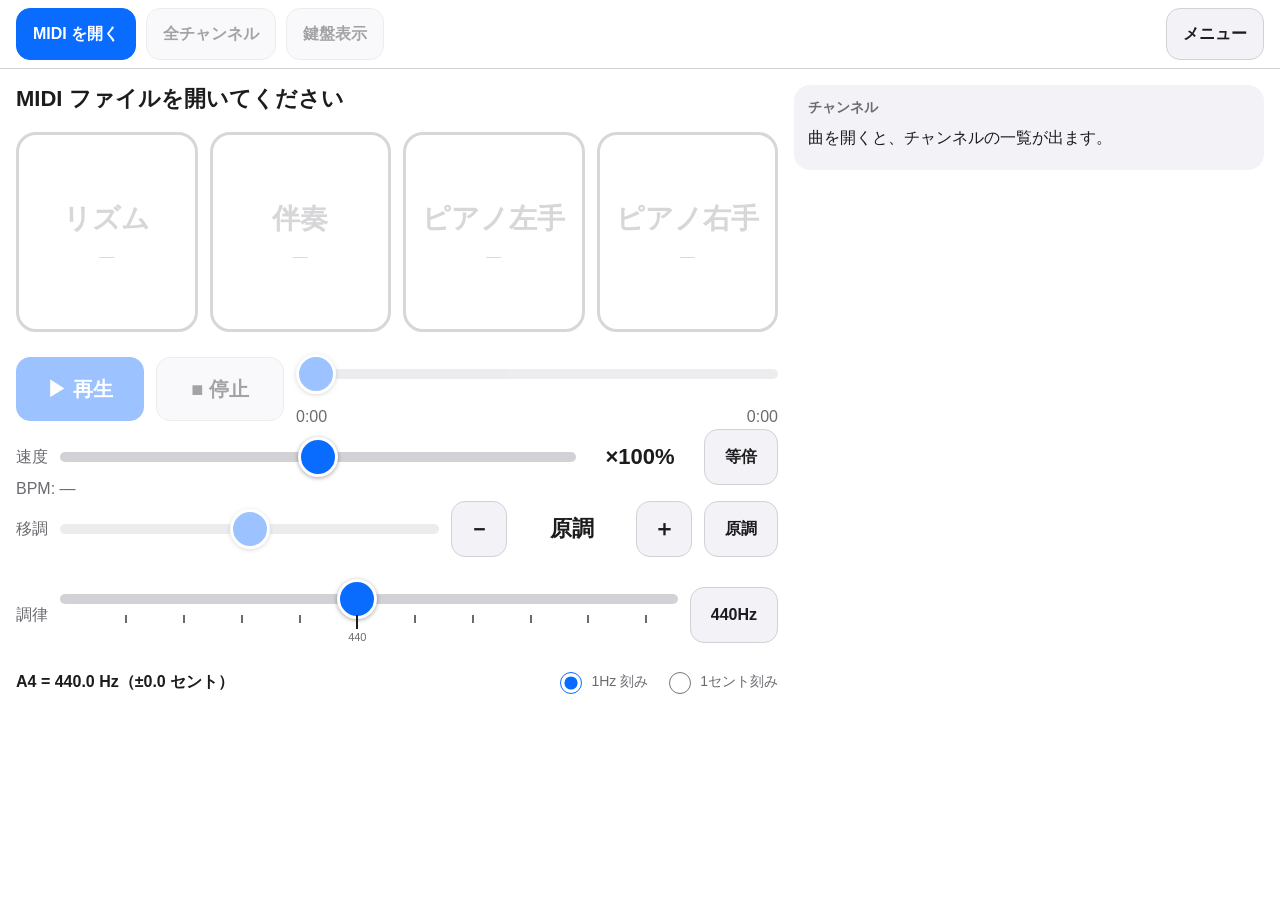
<file: index.html>
<!doctype html>
<html lang="ja">
<head>
  <meta charset="utf-8" />
  <meta name="viewport" content="width=device-width, initial-scale=1, viewport-fit=cover" />
  <title>マイナスワン MIDIプレイヤー</title>
  <meta name="description" content="MIDI を再生しながら、パートをワンタッチで切り替える、ピアノ練習用のプレイヤー" />
  <link rel="manifest" href="./manifest.webmanifest" />
  <link rel="icon" type="image/png" sizes="32x32" href="./favicon-32.png" />
  <link rel="apple-touch-icon" href="./apple-touch-icon.png" />
  <meta name="theme-color" content="#ffffff" media="(prefers-color-scheme: light)" />
  <meta name="theme-color" content="#000000" media="(prefers-color-scheme: dark)" />
  <meta name="mobile-web-app-capable" content="yes" />
  <meta name="apple-mobile-web-app-capable" content="yes" />
  <meta name="apple-mobile-web-app-title" content="マイナスワン" />
  <meta name="apple-mobile-web-app-status-bar-style" content="default" />
  <script type="module" crossorigin src="./assets/main-BySEtBT7.js"></script>
  <link rel="modulepreload" crossorigin href="./assets/spessasynth_processor.min-CDgYhvzD.js">
  <link rel="stylesheet" crossorigin href="./assets/main-Ac1TJIMD.css">
</head>
<body>
  <aside id="install-hint" class="hint" hidden>
    <p>
      <strong>ホーム画面に追加して使う</strong><br />
      共有ボタン（□に↑）→「ホーム画面に追加」。全画面で使えて、保存した音源も消えにくくなります。
    </p>
    <button id="btn-hint-close" type="button" class="tbtn">閉じる</button>
  </aside>

  <header class="toolbar">
    <label class="tbtn primary" for="midi-file">MIDI を開く</label>
    <input type="file" id="midi-file" class="visually-hidden" accept=".mid,.midi" multiple />
    <button id="btn-prev" type="button" class="tbtn" hidden aria-label="前の曲">◀ 前の曲</button>
    <button id="btn-next" type="button" class="tbtn" hidden aria-label="次の曲">次の曲 ▶</button>
    <button id="btn-repeat" type="button" class="tbtn" hidden aria-pressed="false">全曲リピート</button>
    <button id="btn-all" type="button" class="tbtn" disabled>全チャンネル</button>
    <button id="btn-unsolo" type="button" class="tbtn" hidden>ソロ解除</button>
    <button id="btn-viz" type="button" class="tbtn" aria-pressed="false" disabled>鍵盤表示</button>
    <span class="spacer"></span>
    <button id="btn-viz-settings" type="button" class="tbtn viz-only" hidden aria-haspopup="dialog">表示設定</button>
    <button id="btn-menu" type="button" class="tbtn" aria-haspopup="dialog">メニュー</button>
  </header>

  <main class="layout">
    <section class="player" aria-label="再生">
      <div class="songline">
        <span id="song-index" class="song-index"></span>
        <h1 id="song-name" class="song-name">MIDI ファイルを開いてください</h1>
        <span id="song-title" class="song-title"></span>
        <span id="song-meta" class="song-meta"></span>
        <span id="song-bpm" class="song-bpm" hidden></span>
      </div>

      <div id="viz" class="viz" hidden>
        <canvas id="viz-canvas" aria-label="鍵盤とパッドの表示"></canvas>
      </div>

      <div id="groups" class="groups" role="group" aria-label="パート"></div>

      <div class="controls">
      <div class="transport">
        <button id="btn-play" type="button" class="btn primary" disabled>▶ 再生</button>
        <button id="btn-stop" type="button" class="btn" disabled>■ 停止</button>
        <div class="seek">
          <input type="range" id="seek" min="0" max="1000" step="1" value="0" disabled aria-label="再生位置" />
          <div class="time"><span id="time-now">0:00</span><span id="time-total">0:00</span></div>
        </div>
      </div>

      <div class="speedbox">
        <span class="label">速度</span>
        <input type="range" id="speed" min="-34" max="34" step="1" value="0" aria-label="速度" />
        <output id="speed-label" for="speed">×100%</output>
        <button id="btn-speed-reset" type="button" class="btn">等倍</button>
      </div>
      <p id="bpm" class="bpm">BPM: —</p>

      <div class="speedbox transpose-row">
        <span class="label">移調</span>
        <input type="range" id="transpose" min="-12" max="12" step="1" value="0" aria-label="移調（半音）" />
        <div class="stepper">
          <button id="btn-transpose-down" type="button" class="btn step" aria-label="半音下げる">－</button>
          <output id="transpose-label" for="transpose">原調</output>
          <button id="btn-transpose-up" type="button" class="btn step" aria-label="半音上げる">＋</button>
        </div>
        <button id="btn-transpose-reset" type="button" class="btn">原調</button>
      </div>

      </div>

      <div class="tuning">
        <div class="speedbox tuning-row">
          <span class="label">調律</span>
          <div class="slider-ticks">
            <input type="range" id="tuning" min="-24" max="26" step="1" value="0" aria-label="調律（A4 の周波数）" />
            <div id="tuning-ticks" class="ticks" aria-hidden="true"></div>
          </div>
          <button id="btn-tuning-reset" type="button" class="btn">440Hz</button>
        </div>
        <div class="tuning-meta">
          <output id="tuning-text" for="tuning">A4 = 440.0 Hz（±0.0 セント）</output>
          <span class="unit" role="radiogroup" aria-label="調律の刻み">
            <label><input type="radio" name="tuning-unit" value="Hz" checked /> 1Hz 刻み</label>
            <label><input type="radio" name="tuning-unit" value="Cents" /> 1セント刻み</label>
          </span>
        </div>
      </div>

      <p id="message" class="message" role="status" aria-live="polite"></p>
    </section>

    <div class="side">
      <section id="playlist-panel" class="channels-panel playlist-panel" aria-labelledby="h-playlist" hidden>
        <h2 id="h-playlist">曲の一覧<span id="playlist-count"></span></h2>
        <ol id="playlist" class="playlist"></ol>
      </section>

      <section class="channels-panel" aria-labelledby="h-channels">
        <h2 id="h-channels">チャンネル</h2>
        <div id="channels" class="channels"><p class="status">曲を開くと、チャンネルの一覧が出ます。</p></div>
      </section>
    </div>
  </main>

  <dialog id="menu" class="menu" aria-labelledby="h-menu">
    <div class="menu-head">
      <h2 id="h-menu">メニュー</h2>
      <button id="btn-menu-close" type="button" class="tbtn">閉じる</button>
    </div>

    <section>
      <h3>音源（SoundFont）</h3>
      <p id="sound-status" class="status">確認中…</p>
      <div class="row">
        <label class="btn" for="sf-file">音源（.sf2）を選ぶ</label>
        <input type="file" id="sf-file" class="visually-hidden" />
        <button id="btn-sf-remove" type="button" class="btn" disabled>保存した音源を消す</button>
      </div>
    </section>

    <section>
      <h3>連続再生</h3>
      <p class="note">「MIDI を開く」で、複数のファイルをまとめて選ぶと、名前の順（2 は 10 より前）に並べて、最後まで再生したら次の曲へ進みます。曲の一覧の曲をタップすると、その曲から再生します。速度と調律はそのまま、割り当てと移調は曲ごとに戻ります。外付けキーボードなら、N＝次の曲、P＝前の曲。</p>
    </section>

    <section>
      <h3>バックアップ</h3>
      <p class="note">設定（調律など）と、曲ごとの割り当て・移調を、1つのファイルに書き出します。ブラウザの保存領域は、条件によって消えることがあるため、ときどき書き出しておくと安心です。音源（.sf2）は含みません。</p>
      <div class="row">
        <button id="btn-backup-export" type="button" class="btn">書き出す</button>
        <label class="btn" for="backup-file">読み込む</label>
        <input type="file" id="backup-file" class="visually-hidden" accept=".json,application/json" />
      </div>
      <p id="backup-status" class="status"></p>
    </section>

    <section>
      <h3>このアプリ</h3>
      <pre id="app-info" class="info"></pre>
    </section>

    <section>
      <h3>診断</h3>
      <pre id="diag" class="info"></pre>
    </section>
  </dialog>

  <dialog id="viz-settings" class="menu" aria-labelledby="h-viz-settings">
    <div class="menu-head">
      <h2 id="h-viz-settings">表示の設定</h2>
      <button id="btn-viz-settings-close" type="button" class="tbtn">閉じる</button>
    </div>

    <section>
      <h3>表示スタイル</h3>
      <div class="seg" role="radiogroup" aria-label="表示スタイル">
        <label><input type="radio" name="viz-style" value="Rising" /> 鳴らした音が上へ流れる</label>
        <label><input type="radio" name="viz-style" value="Falling" /> これから鳴る音が降ってくる</label>
        <label><input type="radio" name="viz-style" value="KeysOnly" /> 鍵盤だけ</label>
      </div>
    </section>

    <section>
      <h3>画面の分け方</h3>
      <div class="seg" role="radiogroup" aria-label="画面の分け方">
        <label><input type="radio" name="viz-layout" value="Combined" /> 全パート一緒</label>
        <label><input type="radio" name="viz-layout" value="ByGroup" /> グループごと</label>
        <label><input type="radio" name="viz-layout" value="ByChannel" /> チャンネルごと</label>
      </div>
    </section>

    <section>
      <h3>表示タイミングの調整</h3>
      <p class="note">音が遅れて聞こえるとき（外部スピーカーなど）に、表示を遅らせて合わせます（0〜200ms）。再生しながら調整できます。iPad 本体のスピーカーなら、0〜50ms 程度です。</p>
      <div class="offset-row">
        <span>音帯</span>
        <input type="range" id="band-offset" min="0" max="200" step="10" value="0" aria-label="音帯の表示タイミング" />
        <output id="band-offset-label">0 ms</output>
        <button id="btn-band-offset-reset" type="button" class="btn">0</button>
      </div>
      <div class="offset-row">
        <span>鍵・パッド</span>
        <input type="range" id="key-offset" min="0" max="200" step="10" value="0" aria-label="鍵・パッドの発色のタイミング" />
        <output id="key-offset-label">0 ms</output>
        <button id="btn-key-offset-reset" type="button" class="btn">0</button>
      </div>
      <p class="note">音帯＝流れる帯・降ってくる棒・小節線。鍵・パッド＝鍵盤とパッドの発色。</p>
    </section>

    <section>
      <h3>打楽器パッド</h3>
      <p class="note">固定の8個（BD／SD／HH／LT／HT／CR／RD／他）のほかに、「他」に入る音から、専用のパッドにしたい音を最大8個選べます。</p>
      <div class="row">
        <button id="btn-pads" type="button" class="btn">専用のパッドを選ぶ…</button>
        <span id="pads-summary" class="note"></span>
      </div>
    </section>
  </dialog>

  <dialog id="pads-dialog" class="menu" aria-labelledby="h-pads">
    <div class="menu-head">
      <h2 id="h-pads">専用のパッド</h2>
      <button id="btn-pads-close" type="button" class="tbtn">閉じる</button>
    </div>
    <p class="note">専用のパッドにしたい音を、最大8個まで選びます。<span class="used-sample">赤い太字</span>は、いま開いている曲で、リズムとして鳴る音。［BD］などは、固定のパッドに入る音（変更できません）。</p>
    <div id="pads-list" class="pads-list"></div>
  </dialog>

  <dialog id="choice" class="menu choice" aria-labelledby="choice-title">
    <h2 id="choice-title"></h2>
    <p id="choice-body" class="status"></p>
    <div id="choice-buttons" class="choice-buttons"></div>
  </dialog>

</body>
</html>
</file>
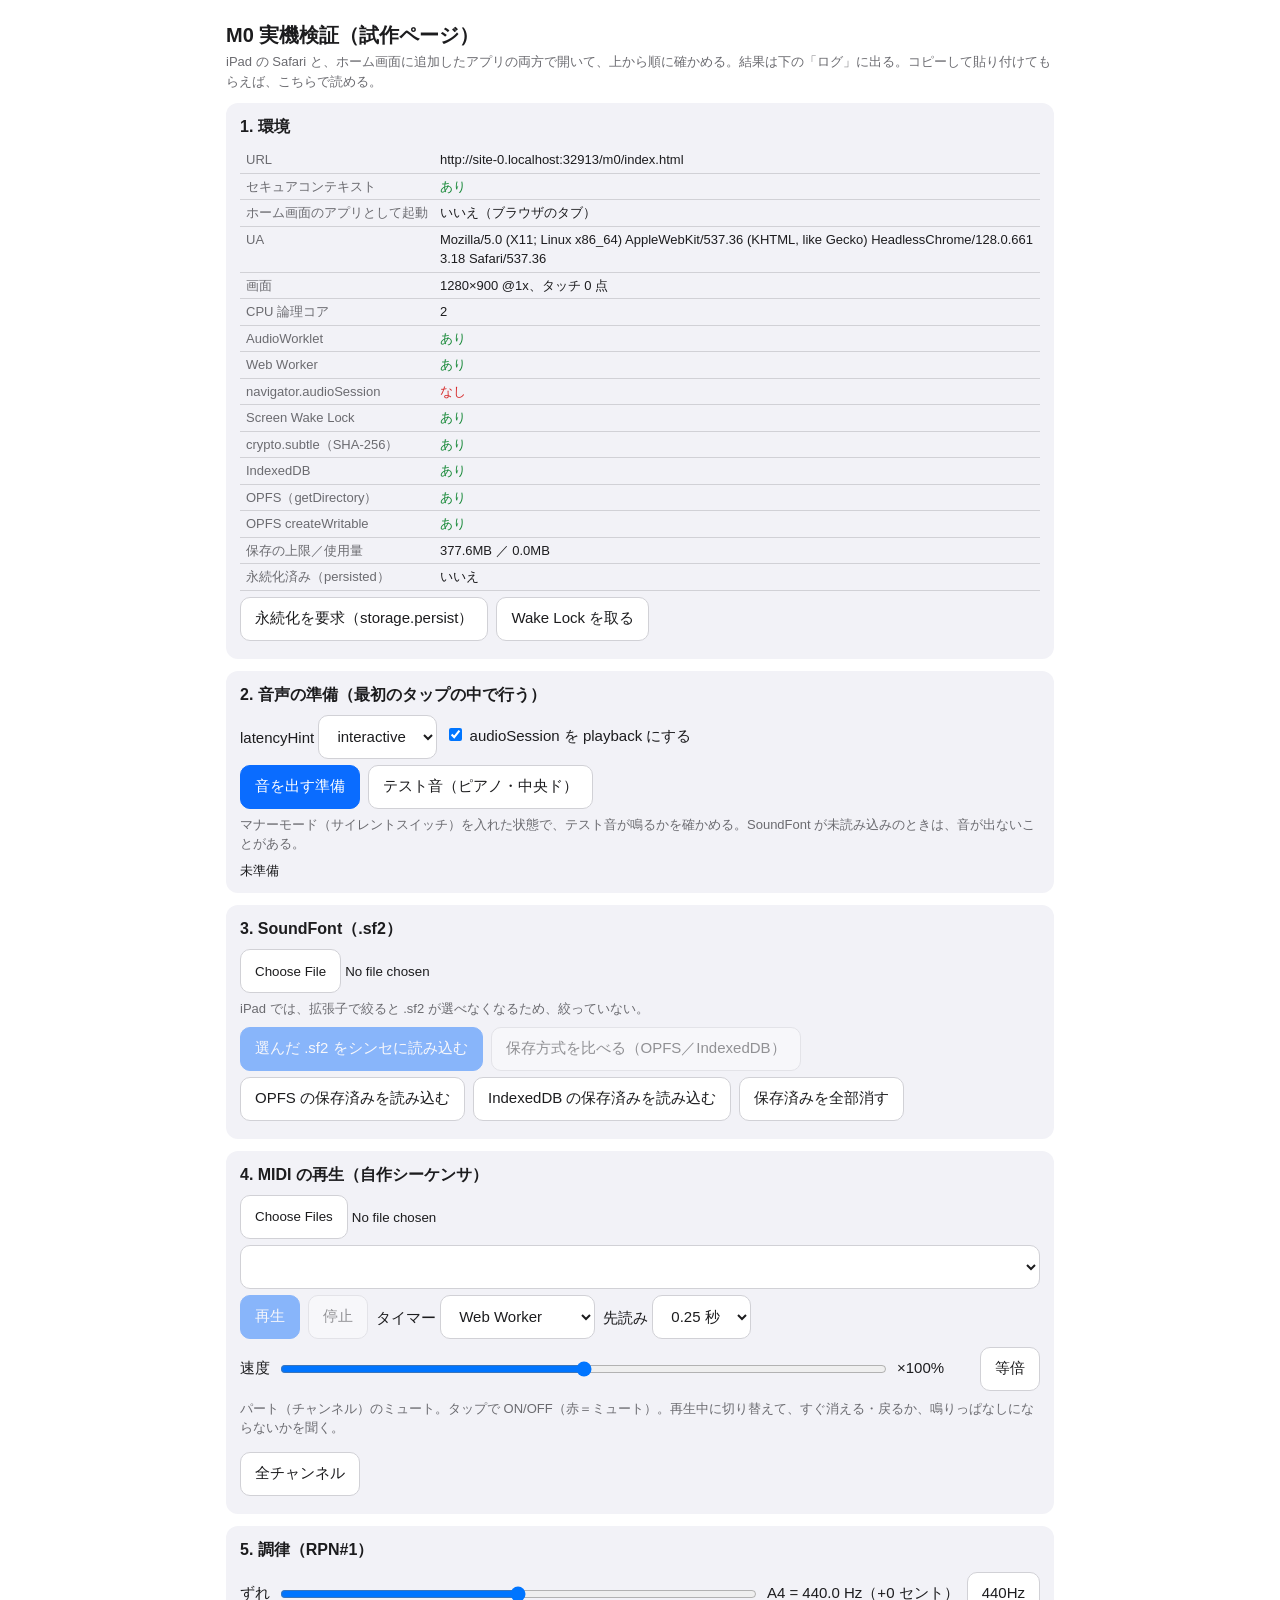
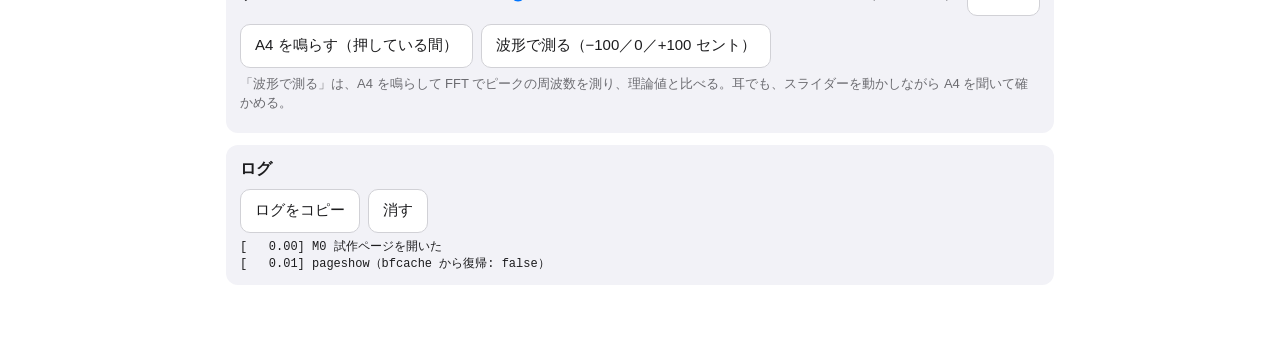
<file: m0/index.html>
<!doctype html>
<html lang="ja">
<head>
  <meta charset="utf-8" />
  <meta name="viewport" content="width=device-width, initial-scale=1, viewport-fit=cover" />
  <title>M0 実機検証</title>
  <style>:root{--lightningcss-light:initial;--lightningcss-dark: ;color-scheme:light dark;--bg:#fff;--fg:#1c1c1e;--muted:#6b6b70;--card:#f2f2f7;--line:#d1d1d6;--accent:#0a6cff;--ok:#1a8a3a;--ng:#d62b2b}@media (prefers-color-scheme:dark){:root{--lightningcss-light: ;--lightningcss-dark:initial;--bg:#000;--fg:#f2f2f7;--muted:#9a9aa0;--card:#1c1c1e;--line:#3a3a3c;--accent:#4c9aff;--ok:#38c158;--ng:#ff6b6b}}*{box-sizing:border-box}body{padding:12px max(16px, env(safe-area-inset-right)) 48px max(16px, env(safe-area-inset-left));background:var(--bg);color:var(--fg);margin:0;max-width:860px;margin-inline:auto;font:15px/1.5 -apple-system,Hiragino Sans,Yu Gothic UI,sans-serif}h1{margin:8px 0 2px;font-size:20px}h2{margin:0 0 8px;font-size:16px}p.note{color:var(--muted);margin:2px 0 8px;font-size:13px}section{background:var(--card);border-radius:12px;margin:12px 0;padding:12px 14px}button,select{font:inherit;border:1px solid var(--line);background:var(--bg);min-height:44px;color:var(--fg);border-radius:10px;padding:6px 14px}input[type=file]::file-selector-button{font:inherit;border:1px solid var(--line);background:var(--bg);min-height:44px;color:var(--fg);border-radius:10px;padding:6px 14px}button.primary{background:var(--accent);color:#fff;border-color:var(--accent)}button:disabled{opacity:.45}button.on{background:var(--accent);color:#fff;border-color:var(--accent)}button.muted{background:var(--ng);color:#fff;border-color:var(--ng)}.row{flex-wrap:wrap;align-items:center;gap:8px;margin:6px 0;display:flex}input[type=range]{flex:200px;min-height:44px}table{border-collapse:collapse;width:100%;font-size:13px}td,th{border-bottom:1px solid var(--line);text-align:left;vertical-align:top;word-break:break-all;padding:3px 6px}td:first-child{white-space:nowrap;color:var(--muted)}.ok{color:var(--ok)}.ng{color:var(--ng)}pre{white-space:pre-wrap;word-break:break-all;max-height:320px;margin:0;font:12px/1.45 ui-monospace,Menlo,Consolas,monospace;overflow:auto}.chgrid{grid-template-columns:repeat(4,1fr);gap:6px;display:grid}.chgrid button{min-height:52px;padding:2px 4px;font-size:12px;line-height:1.25}.stat{font:13px/1.5 ui-monospace,Menlo,Consolas,monospace}</style>
  <script type="module" crossorigin src="../assets/m0-BoJedd3D.js"></script>
  <link rel="modulepreload" crossorigin href="../assets/spessasynth_processor.min-CDgYhvzD.js">
</head>
<body>
  <h1>M0 実機検証（試作ページ）</h1>
  <p class="note">iPad の Safari と、ホーム画面に追加したアプリの両方で開いて、上から順に確かめる。結果は下の「ログ」に出る。コピーして貼り付けてもらえば、こちらで読める。</p>

  <section>
    <h2>1. 環境</h2>
    <table id="env"></table>
    <div class="row">
      <button id="btn-persist">永続化を要求（storage.persist）</button>
      <button id="btn-wake">Wake Lock を取る</button>
    </div>
  </section>

  <section>
    <h2>2. 音声の準備（最初のタップの中で行う）</h2>
    <div class="row">
      <label>latencyHint
        <select id="latency"><option>interactive</option><option>balanced</option><option>playback</option></select>
      </label>
      <label><input type="checkbox" id="audiosession" checked /> audioSession を playback にする</label>
    </div>
    <div class="row"><button id="btn-audio" class="primary">音を出す準備</button><button id="btn-beep">テスト音（ピアノ・中央ド）</button></div>
    <p class="note">マナーモード（サイレントスイッチ）を入れた状態で、テスト音が鳴るかを確かめる。SoundFont が未読み込みのときは、音が出ないことがある。</p>
    <div class="stat" id="audio-stat"></div>
  </section>

  <section>
    <h2>3. SoundFont（.sf2）</h2>
    <div class="row"><input type="file" id="sf-file" /></div>
    <p class="note">iPad では、拡張子で絞ると .sf2 が選べなくなるため、絞っていない。</p>
    <div class="row">
      <button id="btn-sf-load" class="primary" disabled>選んだ .sf2 をシンセに読み込む</button>
      <button id="btn-sf-bench" disabled>保存方式を比べる（OPFS／IndexedDB）</button>
    </div>
    <div class="row">
      <button id="btn-sf-from-opfs">OPFS の保存済みを読み込む</button>
      <button id="btn-sf-from-idb">IndexedDB の保存済みを読み込む</button>
      <button id="btn-sf-clear">保存済みを全部消す</button>
    </div>
    <div class="stat" id="sf-stat"></div>
  </section>

  <section>
    <h2>4. MIDI の再生（自作シーケンサ）</h2>
    <div class="row"><input type="file" id="midi-file" accept=".mid,.midi" multiple /></div>
    <div class="row"><select id="song" style="flex:1 1 240px"></select></div>
    <div class="row">
      <button id="btn-play" class="primary" disabled>再生</button>
      <button id="btn-stop" disabled>停止</button>
      <label>タイマー
        <select id="timer-mode"><option value="worker">Web Worker</option><option value="main">メインスレッド</option></select>
      </label>
      <label>先読み
        <select id="lookahead"><option value="0.1">0.1 秒</option><option value="0.25" selected>0.25 秒</option><option value="0.5">0.5 秒</option><option value="1">1 秒</option></select>
      </label>
    </div>
    <div class="row">
      <span>速度</span><input type="range" id="speed" min="-34" max="34" value="0" step="1" /><span id="speed-label" style="min-width:5em">×100%</span>
      <button id="btn-speed-reset">等倍</button>
    </div>
    <p class="note">パート（チャンネル）のミュート。タップで ON/OFF（赤＝ミュート）。再生中に切り替えて、すぐ消える・戻るか、鳴りっぱなしにならないかを聞く。</p>
    <div class="chgrid" id="channels"></div>
    <div class="row"><button id="btn-unmute">全チャンネル</button></div>
    <div class="stat" id="play-stat"></div>
  </section>

  <section>
    <h2>5. 調律（RPN#1）</h2>
    <div class="row"><span>ずれ</span><input type="range" id="tune" min="-100" max="100" value="0" step="1" /><span id="tune-label" style="min-width:12em">0 セント</span><button id="btn-tune-reset">440Hz</button></div>
    <div class="row">
      <button id="btn-a4">A4 を鳴らす（押している間）</button>
      <button id="btn-tune-auto">波形で測る（−100／0／+100 セント）</button>
    </div>
    <p class="note">「波形で測る」は、A4 を鳴らして FFT でピークの周波数を測り、理論値と比べる。耳でも、スライダーを動かしながら A4 を聞いて確かめる。</p>
    <div class="stat" id="tune-stat"></div>
  </section>

  <section>
    <h2>ログ</h2>
    <div class="row"><button id="btn-copy">ログをコピー</button><button id="btn-clearlog">消す</button></div>
    <pre id="log"></pre>
  </section>

</body>
</html>
</file>
<file: assets/main-Ac1TJIMD.css>
:root{--lightningcss-light:initial;--lightningcss-dark: ;color-scheme:light dark;--bg:#fff;--fg:#1c1c1e;--muted:#6b6b70;--card:#f2f2f7;--line:#d1d1d6;--accent:#0a6cff;--on-accent:#fff;--ng:#d62b2b;--g-rightHand:#1f6feb;--g-leftHand:#8957e5;--g-accompaniment:#e8710a;--g-rhythm:#d62b2b;--g-none:#8e8e93}@media (prefers-color-scheme:dark){:root{--lightningcss-light: ;--lightningcss-dark:initial;--bg:#000;--fg:#f2f2f7;--muted:#9a9aa0;--card:#1c1c1e;--line:#3a3a3c;--accent:#4c9aff;--on-accent:#001a40;--ng:#ff6b6b}}*{box-sizing:border-box}[hidden]{display:none!important}html{-webkit-text-size-adjust:100%;-webkit-tap-highlight-color:transparent}body{background:var(--bg);color:var(--fg);overscroll-behavior:none;margin:0;font:16px/1.5 -apple-system,Hiragino Sans,Yu Gothic UI,Noto Sans JP,sans-serif}.visually-hidden{clip:rect(0 0 0 0);white-space:nowrap;width:1px;height:1px;position:absolute;overflow:hidden}.btn,.tbtn{border:1px solid var(--line);background:var(--card);min-height:56px;color:var(--fg);font:inherit;cursor:pointer;-webkit-user-select:none;user-select:none;touch-action:manipulation;white-space:nowrap;border-radius:14px;justify-content:center;align-items:center;padding:8px 20px;font-weight:600;display:inline-flex}.tbtn{min-height:52px;padding:6px 16px}.btn:disabled,.tbtn:disabled{opacity:.4;cursor:default}.btn.primary,.tbtn.primary{background:var(--accent);border-color:var(--accent);color:var(--on-accent)}.btn:active:not(:disabled),.tbtn:active:not(:disabled){filter:brightness(.9)}.toolbar{z-index:10;padding:8px max(16px, env(safe-area-inset-right)) 8px max(16px, env(safe-area-inset-left));padding-top:max(8px, env(safe-area-inset-top));background:color-mix(in srgb, var(--bg) 92%, transparent);-webkit-backdrop-filter:blur(12px);border-bottom:1px solid var(--line);flex-wrap:wrap;align-items:center;gap:10px;display:flex;position:sticky;top:0}.spacer{flex:1}.toolbar>#btn-menu{margin-left:auto}.hint{padding:10px max(16px, env(safe-area-inset-right)) 10px max(16px, env(safe-area-inset-left));padding-top:max(10px, env(safe-area-inset-top));background:var(--accent);color:var(--on-accent);justify-content:space-between;align-items:center;gap:12px;display:flex}.hint p{margin:0;font-size:14px}.hint .tbtn{background:var(--bg);color:var(--fg);flex:none}.layout{padding:16px max(16px, env(safe-area-inset-right)) calc(32px + env(safe-area-inset-bottom)) max(16px, env(safe-area-inset-left));gap:16px;max-width:1280px;margin:0 auto;display:grid}@media (width>=900px) and (orientation:landscape){.layout{grid-template-columns:minmax(0,1fr) minmax(400px,470px);align-items:start}.side{max-height:calc(100vh - 100px);position:sticky;top:84px;overflow:auto}}.player{flex-direction:column;gap:18px;display:flex}.songline{flex-wrap:wrap;align-items:baseline;gap:12px;display:flex}.song-name{word-break:break-all;margin:0;font-size:22px;line-height:1.3}.song-meta{color:var(--muted)}.song-index{color:var(--muted);font-variant-numeric:tabular-nums}.song-index:empty{display:none}.side{flex-direction:column;gap:16px;display:flex}.playlist-panel h2 span{margin-left:6px;font-weight:400}.playlist{max-height:min(40vh,360px);margin:0;padding:0;list-style:none;overflow:auto}.pl-item{border:0;border-bottom:1px solid var(--line);width:100%;min-height:48px;color:var(--fg);font:inherit;text-align:left;cursor:pointer;touch-action:manipulation;background:0 0;align-items:center;gap:8px;padding:4px 8px;font-size:15px;display:flex}.pl-mark{width:1.2em;color:var(--accent);flex:none}.pl-name{text-overflow:ellipsis;white-space:nowrap;flex:1;min-width:0;overflow:hidden}.pl-item[aria-current=true]{background:color-mix(in srgb, var(--accent) 16%, transparent);font-weight:700}.pl-item.failed{color:var(--muted)}.pl-state{color:var(--ng);flex:none;font-size:12px}.groups{grid-template-columns:repeat(4,minmax(0,1fr));gap:12px;display:grid}.group{--c:var(--g-none);border:3px solid var(--c);background:var(--c);color:#fff;min-height:clamp(120px,24vh,200px);font:inherit;cursor:pointer;touch-action:manipulation;-webkit-user-select:none;user-select:none;border-radius:20px;flex-direction:column;justify-content:center;align-items:center;gap:6px;padding:10px 6px;font-size:clamp(18px,2.6vw,28px);font-weight:700;transition:background 80ms,color 80ms,opacity 80ms;display:flex}.group small{opacity:.92;text-align:center;font-size:clamp(12px,1.4vw,15px);font-weight:500;line-height:1.3}.group[aria-pressed=false]{color:var(--c);opacity:.75;background:0 0;text-decoration:line-through;text-decoration-thickness:2px}.group:disabled{--c:var(--g-none);color:var(--g-none);opacity:.35;cursor:default;background:0 0;text-decoration:none}.group[data-group=rightHand]{--c:var(--g-rightHand)}.group[data-group=leftHand]{--c:var(--g-leftHand)}.group[data-group=accompaniment]{--c:var(--g-accompaniment)}.group[data-group=rhythm]{--c:var(--g-rhythm)}.group:disabled[data-group]{--c:var(--g-none)}.group:active:not(:disabled){transform:scale(.98)}.transport{grid-template-columns:auto auto minmax(0,1fr);align-items:center;gap:12px;display:grid}.transport .btn{min-width:128px;min-height:64px;font-size:20px}.seek .time{color:var(--muted);font-variant-numeric:tabular-nums;justify-content:space-between;display:flex}input[type=range]{appearance:none;touch-action:pan-y;background:0 0;width:100%;height:48px;margin:0}input[type=range]::-webkit-slider-runnable-track{background:var(--line);border-radius:5px;height:10px}input[type=range]::-moz-range-track{background:var(--line);border-radius:5px;height:10px}input[type=range]::-webkit-slider-thumb{-webkit-appearance:none;border:3px solid var(--bg);background:var(--accent);border-radius:50%;width:40px;height:40px;margin-top:-15px;box-shadow:0 1px 4px #00000059}input[type=range]::-moz-range-thumb{border:3px solid var(--bg);background:var(--accent);border-radius:50%;width:34px;height:34px;box-shadow:0 1px 4px #00000059}input[type=range]:disabled{opacity:.4}.speedbox{grid-template-columns:auto minmax(0,1fr) 6.5em auto;align-items:center;gap:12px;display:grid}.speedbox .label{color:var(--muted)}#speed-label{text-align:center;font-variant-numeric:tabular-nums;font-size:22px;font-weight:600}.bpm{color:var(--muted);font-variant-numeric:tabular-nums;margin:-8px 0 0}.message{min-height:1.5em;margin:0}.message.error{color:var(--ng)}.channels-panel{background:var(--card);border-radius:16px;padding:12px 14px}.channels-panel h2{color:var(--muted);margin:0 0 8px;font-size:14px}.status{word-break:break-all;margin:0 0 8px}.channels table{border-collapse:collapse;font-variant-numeric:tabular-nums;width:100%;font-size:14px}.channels th,.channels td{white-space:nowrap;text-align:left;border-bottom:1px solid var(--line);vertical-align:middle;padding:6px 4px}.channels th{color:var(--muted);font-size:12px;font-weight:600}.channels th.num,.channels td.num{text-align:right}.channels tr.muted td:not(.solo){opacity:.4}.channels .tag{color:#fff;background:var(--g-none);text-align:center;border-radius:999px;min-width:5.5em;padding:1px 8px;font-size:12px;display:inline-block}.channels .tag[data-group=rightHand]{background:var(--g-rightHand)}.channels .tag[data-group=leftHand]{background:var(--g-leftHand)}.channels .tag[data-group=accompaniment]{background:var(--g-accompaniment)}.channels .tag[data-group=rhythm]{background:var(--g-rhythm)}.channels .solo-btn{border:1px solid var(--line);background:var(--bg);min-width:60px;min-height:44px;color:var(--fg);font:inherit;touch-action:manipulation;border-radius:10px;padding:0 10px;font-size:13px}.channels .solo-btn[aria-pressed=true]{background:var(--accent);border-color:var(--accent);color:var(--on-accent);font-weight:600}.channels .unused{color:var(--muted);margin:8px 0 0;font-size:13px}.channels .name small{color:var(--muted)}.channels td:nth-child(2){white-space:normal}.menu{border:1px solid var(--line);background:var(--bg);width:min(560px,100vw - 24px);max-height:calc(100vh - 24px);color:var(--fg);border-radius:20px;padding:16px}.menu::backdrop{background:#00000080}.menu-head{justify-content:space-between;align-items:center;margin-bottom:8px;display:flex}.menu-head h2{margin:0;font-size:20px}.menu section{border-top:1px solid var(--line);padding:12px 0}.menu h3{color:var(--muted);margin:0 0 8px;font-size:14px}.row{flex-wrap:wrap;align-items:center;gap:10px;display:flex}.info{white-space:pre-wrap;color:var(--muted);margin:0;font:12px/1.6 ui-monospace,Menlo,Consolas,monospace}@media (width<=700px){.groups{grid-template-columns:repeat(2,minmax(0,1fr))}.transport{grid-template-columns:1fr 1fr}.transport .seek{grid-column:1/-1}.speedbox{grid-template-columns:minmax(0,1fr) 6.5em auto}.speedbox .label{display:none}}.tuning{flex-direction:column;gap:4px;display:flex}.speedbox.tuning-row .slider-ticks{grid-column:2/4}.slider-ticks{padding-bottom:26px;position:relative}.ticks{pointer-events:none;height:22px;position:absolute;top:40px;left:0;right:0}.tick{top:0;left:calc(20px + (100% - 40px) * var(--f));background:var(--muted);width:2px;height:8px;margin-left:-1px;position:absolute}.tick.center{background:var(--fg);height:14px}.tick.center:after{content:attr(data-label);color:var(--muted);font-size:11px;position:absolute;top:14px;left:50%;transform:translate(-50%)}.tuning-meta{font-variant-numeric:tabular-nums;flex-wrap:wrap;justify-content:space-between;align-items:center;gap:8px 20px;display:flex}#tuning-text{font-size:16px;font-weight:600}.unit{color:var(--muted);gap:16px;font-size:14px;display:flex}.unit label{align-items:center;gap:6px;min-height:44px;display:inline-flex}.unit input{width:22px;height:22px;accent-color:var(--accent)}#transpose-label{white-space:nowrap;text-align:center;font-variant-numeric:tabular-nums;font-size:22px;font-weight:600}.channels button.tag{min-width:0;min-height:40px;font:inherit;cursor:pointer;touch-action:manipulation;border:0;padding:0 10px;font-size:13px}.channels button.tag:after{content:" ▾";opacity:.8}.channels .tag.none{border:1px dashed var(--g-none);color:var(--muted);background:0 0}.channels-foot{align-items:center;gap:10px;margin-top:10px;display:flex}.channels-foot .btn{min-height:44px;font-size:14px}.choice{width:min(420px,100vw - 24px)}.choice h2{margin:0 0 6px;font-size:18px}.choice-buttons{flex-direction:column;gap:10px;margin-top:10px;display:flex}.choice-btn{justify-content:flex-start;min-height:60px;font-size:18px}.choice-btn[aria-pressed=true]:after{content:" ✓"}.choice-btn[data-group]{border-left:10px solid var(--g-none)}.choice-btn[data-group=rightHand]{border-left-color:var(--g-rightHand)}.choice-btn[data-group=leftHand]{border-left-color:var(--g-leftHand)}.choice-btn[data-group=accompaniment]{border-left-color:var(--g-accompaniment)}.choice-btn[data-group=rhythm]{border-left-color:var(--g-rhythm)}.note{color:var(--muted);margin:0 0 10px;font-size:13px}.status.error{color:var(--ng)}@media (width<=700px){.speedbox.tuning-row{grid-template-columns:minmax(0,1fr) auto}.speedbox.tuning-row .slider-ticks{grid-column:1}}.song-title{color:var(--muted)}.song-title:not(:empty):before{content:"♪ "}.song-bpm{color:var(--muted);font-variant-numeric:tabular-nums;margin-left:auto}.speedbox.transpose-row{grid-template-columns:auto minmax(0,1fr) auto auto}.stepper{align-items:center;gap:4px;display:flex}.stepper output{min-width:5.5em}.btn.step{min-width:56px;padding:0;font-size:22px}.viz{background:var(--card);border-radius:14px;flex:auto;min-height:220px;position:relative;overflow:hidden}.viz canvas{touch-action:manipulation;width:100%;height:100%;display:block;position:absolute;inset:0}.tbtn[aria-pressed=true]{background:var(--accent);border-color:var(--accent);color:var(--on-accent)}body.viz-mode{flex-direction:column;height:100dvh;display:flex;overflow:hidden}body.viz-mode .hint,body.viz-mode .toolbar{flex:none}body.viz-mode .layout{box-sizing:border-box;width:100%;min-height:0;padding-top:8px;padding-bottom:calc(12px + env(safe-area-inset-bottom));padding-left:max(8px, env(safe-area-inset-left));padding-right:max(8px, env(safe-area-inset-right));flex:1;grid-template-rows:minmax(0,1fr);grid-template-columns:minmax(0,1fr);align-items:stretch;max-width:none;margin:0}body.viz-mode .side,body.viz-mode .tuning,body.viz-mode #bpm,body.viz-mode #btn-speed-reset,body.viz-mode #transpose,body.viz-mode #btn-transpose-reset,body.viz-mode #btn-all,body.viz-mode #message:empty{display:none}body.viz-mode .player{gap:10px;min-height:0}body.viz-mode .songline{flex:none}body.viz-mode .song-name{font-size:18px}body.viz-mode .groups{flex:none;gap:8px}body.viz-mode .group{border-radius:14px;min-height:64px;font-size:clamp(15px,2vw,20px)}body.viz-mode .group small{display:none}body.viz-mode .controls{flex-wrap:wrap;flex:none;align-items:center;gap:8px 20px;display:flex}body.viz-mode .transport{flex:340px;gap:8px;min-width:0}body.viz-mode .transport .btn{min-width:56px;min-height:52px;padding:0 12px;font-size:22px}body.viz-mode .speedbox:not(.transpose-row){flex:0 320px;grid-template-columns:auto minmax(0,1fr) 4.5em;gap:8px;min-width:0}body.viz-mode .speedbox.transpose-row{flex:none;grid-template-columns:auto auto}body.viz-mode #speed{max-width:260px}body.viz-mode .song-meta{display:none}.viz-only[hidden]{display:none!important}.seg{flex-direction:column;gap:2px;display:flex}.seg label{align-items:center;gap:10px;min-height:48px;display:flex}.seg input,.pads-list input{width:22px;height:22px;accent-color:var(--accent)}.offset-row{grid-template-columns:5.5em minmax(0,1fr) 5.5em auto;align-items:center;gap:8px;display:grid}.offset-row output{text-align:right;font-variant-numeric:tabular-nums}.offset-row .btn{min-width:44px;min-height:44px;padding:0 10px}.pads-list{border-top:1px solid var(--line);max-height:55vh;overflow:auto}.pads-list label{border-bottom:1px solid var(--line);align-items:center;gap:12px;min-height:46px;font-size:15px;display:flex}.pads-list .key{color:var(--muted);font-variant-numeric:tabular-nums;min-width:2.2em}.pads-list .used,.used-sample{color:var(--g-rhythm);font-weight:700}.pads-list .fixed{opacity:.6}.pads-list .pad-tag{color:var(--muted);margin-left:auto;font-size:13px}@media (width<=700px){body.viz-mode .speedbox{grid-template-columns:auto minmax(0,1fr) auto}.offset-row{grid-template-columns:4.5em minmax(0,1fr) 5em auto}}body.viz-mode{--lightningcss-light: ;--lightningcss-dark:initial;color-scheme:dark;--bg:#000;--fg:#f2f2f7;--muted:#9a9aa0;--card:#1c1c1e;--line:#3a3a3c;--accent:#4c9aff;--on-accent:#001a40;--ng:#ff6b6b;background:var(--bg);color:var(--fg)}
</file>
